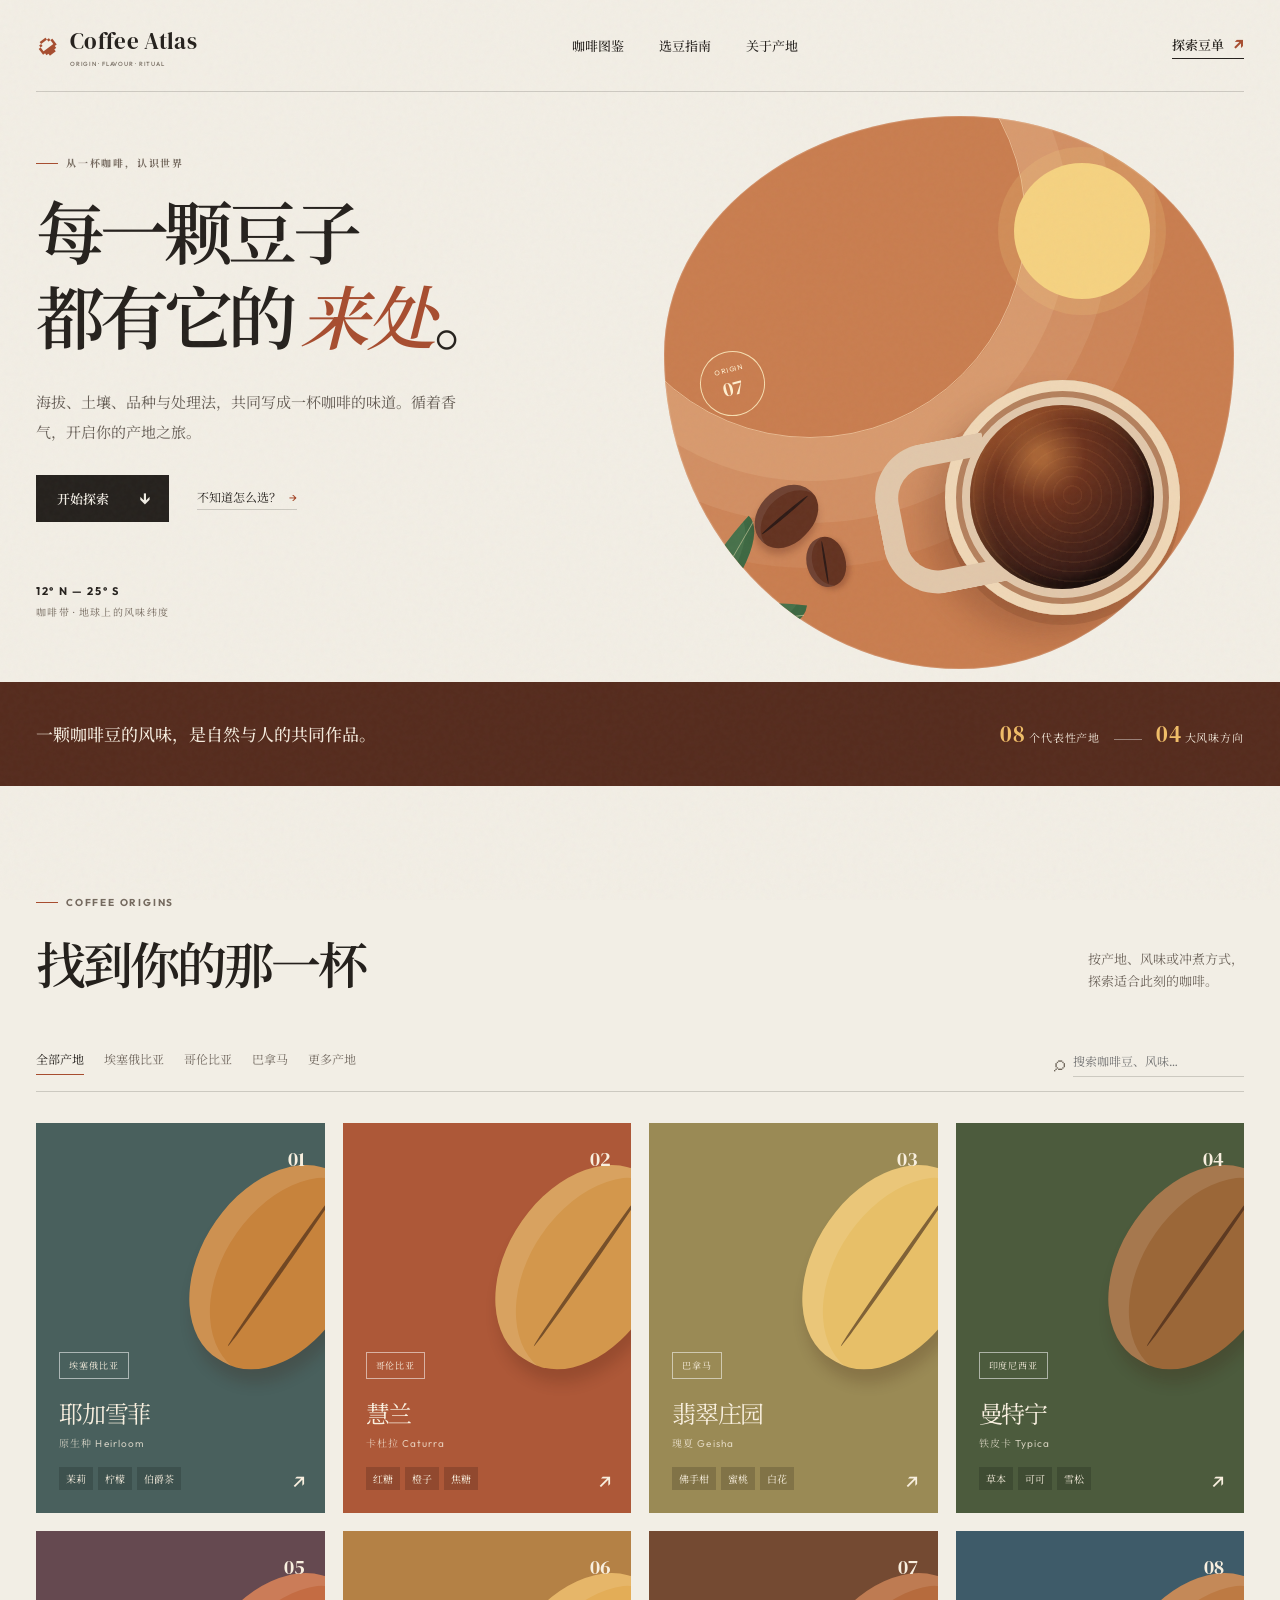
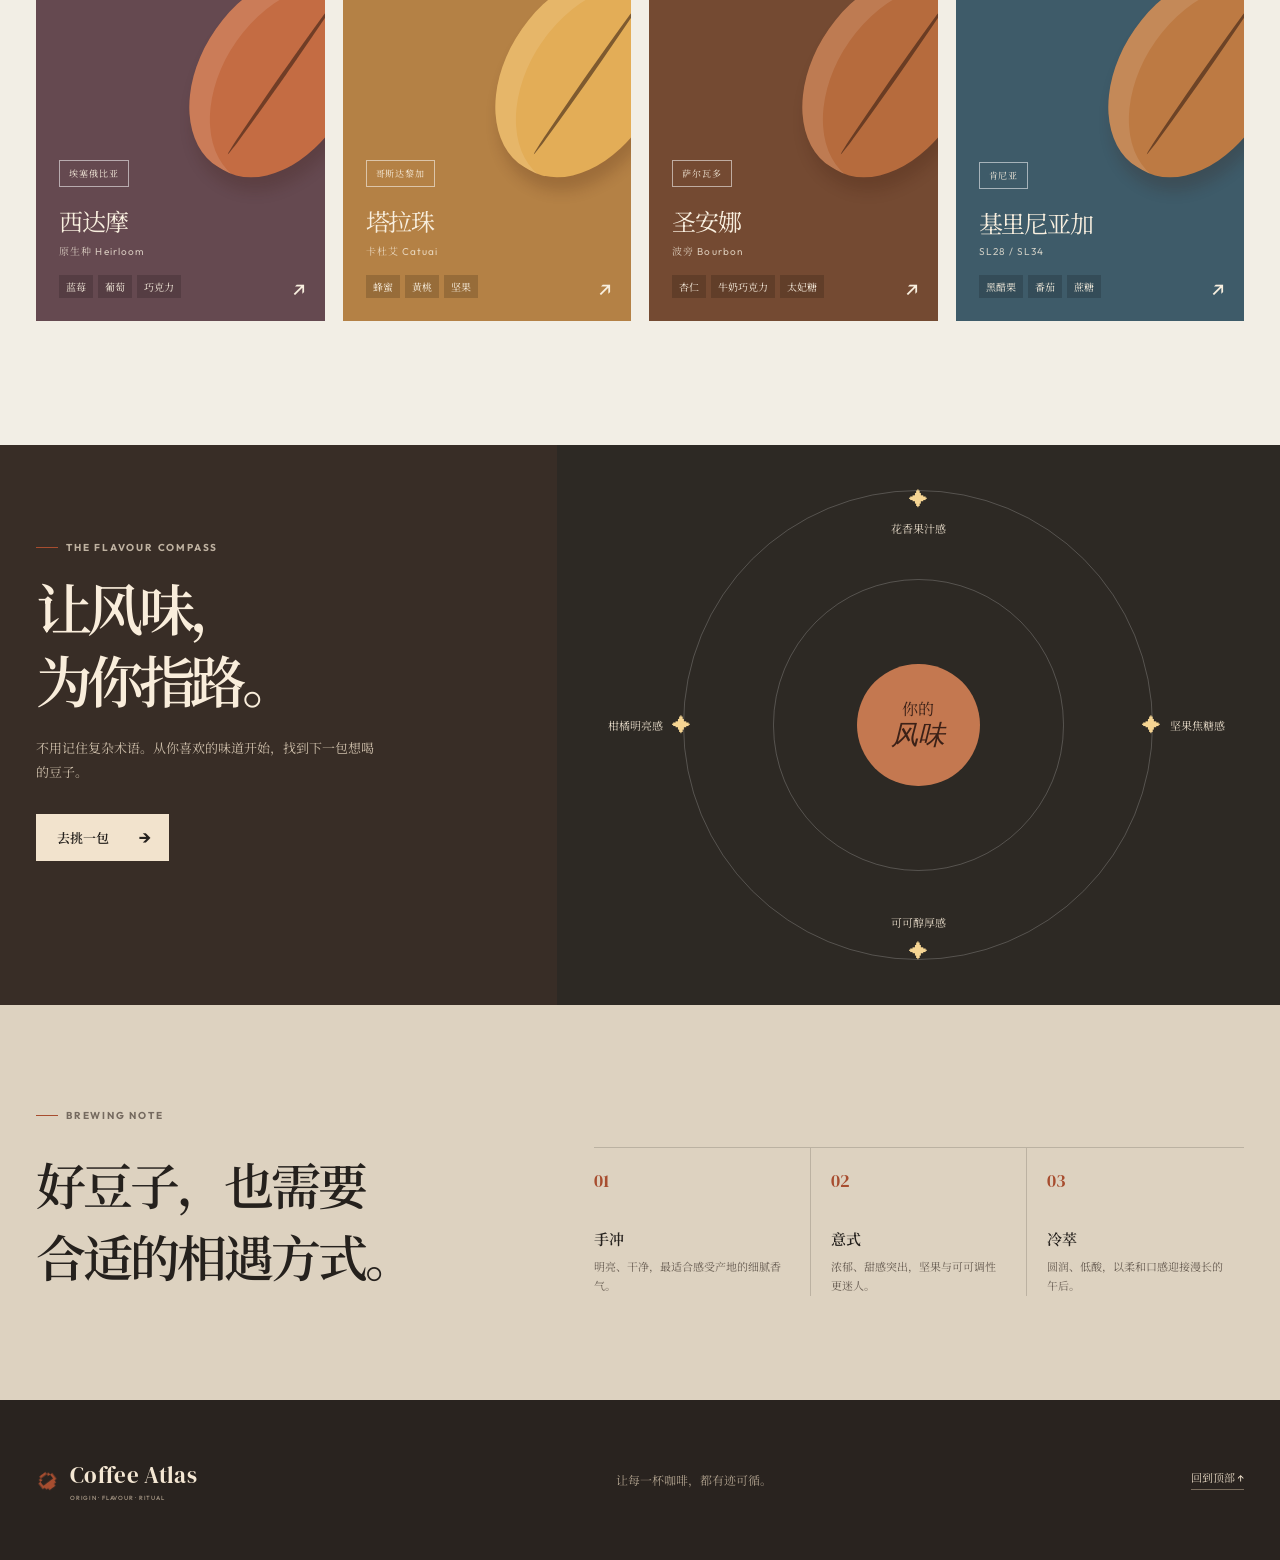
<file: g-p-6a5a769ccd8c819196ed29225105d1a2/index.html>
<!doctype html>
<html lang="zh-CN">
  <head>
    <meta charset="UTF-8" />
    <meta name="viewport" content="width=device-width, initial-scale=1.0" />
    <meta
      name="description"
      content="Coffee Atlas：探索来自世界各地的咖啡豆、风味与冲煮建议。"
    />
    <title>Coffee Atlas · 咖啡豆图鉴</title>
    <link rel="preconnect" href="https://fonts.googleapis.com" />
    <link rel="preconnect" href="https://fonts.gstatic.com" crossorigin />
    <link
      href="https://fonts.googleapis.com/css2?family=DM+Serif+Display:ital@0;1&family=Noto+Serif+SC:wght@400;500;600;700&family=Outfit:wght@400;500;600;700&display=swap"
      rel="stylesheet"
    />
    <link rel="stylesheet" href="styles.css" />
  </head>
  <body>
    <div class="page-grain" aria-hidden="true"></div>

    <header class="site-header">
      <a class="brand" href="#top" aria-label="Coffee Atlas 首页">
        <span class="brand-mark">◒</span>
        <span>Coffee Atlas</span>
        <small>ORIGIN · FLAVOUR · RITUAL</small>
      </a>
      <nav class="main-nav" aria-label="主导航">
        <a href="#beans">咖啡图鉴</a>
        <a href="#guide">选豆指南</a>
        <a href="#about">关于产地</a>
      </nav>
      <a class="header-action" href="#beans">探索豆单 <span>↗</span></a>
    </header>

    <main id="top">
      <section class="hero" aria-labelledby="hero-title">
        <div class="hero-copy">
          <p class="eyebrow"><span></span>从一杯咖啡，认识世界</p>
          <h1 id="hero-title">每一颗豆子<br />都有它的<span>来处</span>。</h1>
          <p class="hero-description">
            海拔、土壤、品种与处理法，共同写成一杯咖啡的味道。循着香气，开启你的产地之旅。
          </p>
          <div class="hero-actions">
            <a class="button button-dark" href="#beans">开始探索 <span>↓</span></a>
            <a class="text-link" href="#guide">不知道怎么选？<span>→</span></a>
          </div>
          <div class="hero-note">
            <strong>12° N — 25° S</strong>
            <span>咖啡带 · 地球上的风味纬度</span>
          </div>
        </div>

        <div class="hero-art" aria-label="一杯手冲咖啡与咖啡果插画">
          <div class="sun"></div>
          <div class="bean bean-one"></div>
          <div class="bean bean-two"></div>
          <div class="leaf leaf-one"></div>
          <div class="leaf leaf-two"></div>
          <div class="coffee-cup"><div class="coffee-surface"></div></div>
          <p class="art-label label-top">SEASONAL<br /><i>ORIGINS</i></p>
          <p class="art-label label-bottom">ROASTED<br />WITH CARE</p>
          <span class="origin-stamp">ORIGIN<br /><b>07</b></span>
        </div>
      </section>

      <section class="intro-strip" id="about" aria-label="咖啡产地介绍">
        <p>一颗咖啡豆的风味，是自然与人的共同作品。</p>
        <div><span>08</span> 个代表性产地 <i></i> <span>04</span> 大风味方向</div>
      </section>

      <section class="bean-section" id="beans" aria-labelledby="beans-title">
        <div class="section-heading" data-reveal>
          <div>
            <p class="eyebrow"><span></span>COFFEE ORIGINS</p>
            <h2 id="beans-title">找到你的那一杯</h2>
          </div>
          <p class="section-summary">按产地、风味或冲煮方式，<br />探索适合此刻的咖啡。</p>
        </div>

        <div class="toolbar" data-reveal>
          <div class="filters" aria-label="按国家筛选">
            <button class="filter active" data-country="all">全部产地</button>
            <button class="filter" data-country="埃塞俄比亚">埃塞俄比亚</button>
            <button class="filter" data-country="哥伦比亚">哥伦比亚</button>
            <button class="filter" data-country="巴拿马">巴拿马</button>
            <button class="filter" data-country="其他">更多产地</button>
          </div>
          <label class="search-box">
            <span aria-hidden="true">⌕</span>
            <input id="search" type="search" placeholder="搜索咖啡豆、风味…" aria-label="搜索咖啡豆" />
          </label>
        </div>

        <div class="bean-grid" id="bean-grid" aria-live="polite"></div>
        <p class="empty-state" id="empty-state" hidden>没有找到相符的咖啡豆，换个关键词试试。</p>
      </section>

      <section class="guide-section" id="guide" aria-labelledby="guide-title">
        <div class="guide-intro" data-reveal>
          <p class="eyebrow light"><span></span>THE FLAVOUR COMPASS</p>
          <h2 id="guide-title">让风味，<br />为你指路。</h2>
          <p>不用记住复杂术语。从你喜欢的味道开始，找到下一包想喝的豆子。</p>
          <a class="button button-light" href="#beans">去挑一包 <span>→</span></a>
        </div>
        <div class="flavour-compass" data-reveal>
          <div class="compass-circle outer"></div>
          <div class="compass-circle middle"></div>
          <div class="compass-center">你的<br /><em>风味</em></div>
          <button class="compass-point point-top" data-taste="茉莉">✦<span>花香果汁感</span></button>
          <button class="compass-point point-right" data-taste="坚果">✦<span>坚果焦糖感</span></button>
          <button class="compass-point point-bottom" data-taste="可可">✦<span>可可醇厚感</span></button>
          <button class="compass-point point-left" data-taste="橙子">✦<span>柑橘明亮感</span></button>
        </div>
      </section>

      <section class="brew-section" aria-labelledby="brew-title">
        <p class="eyebrow"><span></span>BREWING NOTE</p>
        <div class="brew-content" data-reveal>
          <h2 id="brew-title">好豆子，也需要<br />合适的相遇方式。</h2>
          <div class="brew-list">
            <article><span>01</span><h3>手冲</h3><p>明亮、干净，最适合感受产地的细腻香气。</p></article>
            <article><span>02</span><h3>意式</h3><p>浓郁、甜感突出，坚果与可可调性更迷人。</p></article>
            <article><span>03</span><h3>冷萃</h3><p>圆润、低酸，以柔和口感迎接漫长的午后。</p></article>
          </div>
        </div>
      </section>
    </main>

    <footer>
      <a class="brand footer-brand" href="#top"><span class="brand-mark">◒</span><span>Coffee Atlas</span><small>ORIGIN · FLAVOUR · RITUAL</small></a>
      <p>让每一杯咖啡，都有迹可循。</p>
      <a href="#top">回到顶部 ↑</a>
    </footer>

    <dialog class="bean-dialog" id="bean-dialog" aria-labelledby="dialog-title">
      <button class="close-dialog" aria-label="关闭详情">×</button>
      <div class="dialog-visual" id="dialog-visual"></div>
      <div class="dialog-copy">
        <p class="eyebrow"><span></span><span id="dialog-country"></span></p>
        <h2 id="dialog-title"></h2>
        <p id="dialog-description"></p>
        <dl id="dialog-details"></dl>
        <p class="dialog-tip" id="dialog-tip"></p>
      </div>
    </dialog>

    <script src="script.js"></script>
  </body>
</html>
</file>
<file: g-p-6a5a769ccd8c819196ed29225105d1a2/styles.css>
:root {
  --ink: #25211d;
  --paper: #f2eee5;
  --cream: #e5ddcd;
  --brown: #552b1d;
  --rust: #a74d2f;
  --gold: #d39947;
  --line: rgba(37, 33, 29, 0.18);
}

* { box-sizing: border-box; }
html { scroll-behavior: smooth; }
body { margin: 0; color: var(--ink); background: var(--paper); font-family: "Outfit", "Noto Serif SC", sans-serif; }
button, input { font: inherit; }
button { cursor: pointer; }
a { color: inherit; text-decoration: none; }

.page-grain { pointer-events: none; position: fixed; z-index: 10; inset: 0; opacity: .25; background-image: url("data:image/svg+xml,%3Csvg viewBox='0 0 220 220' xmlns='http://www.w3.org/2000/svg'%3E%3Cfilter id='n'%3E%3CfeTurbulence type='fractalNoise' baseFrequency='.8' numOctaves='4' stitchTiles='stitch'/%3E%3C/filter%3E%3Crect width='100%25' height='100%25' filter='url(%23n)' opacity='.13'/%3E%3C/svg%3E"); }
.site-header { width: min(1280px, calc(100% - 72px)); height: 92px; margin: auto; display: flex; align-items: center; justify-content: space-between; border-bottom: 1px solid var(--line); }
.brand { display: inline-grid; grid-template-columns: 27px auto; align-items: center; column-gap: 7px; font-family: "DM Serif Display", "Noto Serif SC", serif; font-size: 23px; font-weight: 400; letter-spacing: .015em; }
.brand-mark { grid-row: span 2; font-family: Georgia, serif; font-size: 39px; transform: rotate(-37deg); color: var(--rust); line-height: .7; }
.brand small { display: block; font: 500 6px/1 "Outfit", sans-serif; letter-spacing: .13em; color: #776d62; margin-top: 4px; }
.main-nav { display: flex; gap: 35px; font-size: 13px; font-weight: 500; }
.main-nav a { transition: color .2s; }
.main-nav a:hover, footer > a:last-child:hover { color: var(--rust); }
.header-action { font-size: 13px; font-weight: 600; border-bottom: 1px solid var(--ink); padding-bottom: 4px; }
.header-action span { color: var(--rust); margin-left: 6px; font-size: 17px; }

.hero { width: min(1280px, calc(100% - 72px)); min-height: 590px; margin: auto; display: grid; grid-template-columns: .95fr 1.05fr; align-items: center; gap: 7%; }
.eyebrow { margin: 0 0 17px; font-size: 10px; letter-spacing: .18em; font-weight: 700; color: #756a5f; }
.eyebrow > span:first-child { display: inline-block; width: 22px; height: 1px; vertical-align: middle; margin: -2px 8px 0 0; background: var(--rust); }
.hero h1, h2 { margin: 0; font-family: "Noto Serif SC", "DM Serif Display", serif; font-weight: 600; }
.hero h1 { max-width: 540px; font-size: clamp(48px, 5.4vw, 76px); letter-spacing: -.07em; line-height: 1.23; }
.hero h1 span { color: var(--rust); font-style: italic; font-family: "DM Serif Display", "Noto Serif SC", serif; padding-left: 7px; letter-spacing: -.03em; }
.hero-description { max-width: 430px; margin: 25px 0 28px; font: 400 15px/2 "Noto Serif SC", serif; color: #645c54; }
.hero-actions { display: flex; align-items: center; gap: 28px; }
.button { display: inline-flex; gap: 30px; align-items: center; padding: 14px 18px 14px 21px; font-size: 13px; font-weight: 600; transition: transform .2s; }
.button:hover { transform: translateY(-3px); }
.button span { font-size: 18px; line-height: 1; }
.button-dark { background: var(--ink); color: var(--paper); }
.text-link { font-size: 12px; border-bottom: 1px solid var(--line); padding-bottom: 4px; }
.text-link span { margin-left: 8px; color: var(--rust); }
.hero-note { display: flex; flex-direction: column; margin-top: 62px; font-size: 10px; letter-spacing: .13em; color: #756a5f; }
.hero-note strong { font-size: 11px; color: var(--ink); letter-spacing: .15em; margin-bottom: 6px; }

.hero-art { position: relative; width: min(100%, 570px); aspect-ratio: 1.03; margin: 12px auto 0; overflow: hidden; background: #c97d4f; border-radius: 52% 48% 48% 52% / 43% 43% 57% 57%; box-shadow: inset 0 0 0 1px rgba(255,255,255,.14); animation: art-arrive 1.05s cubic-bezier(.18,.86,.3,1) both; }
.hero-art::before { content: ""; position: absolute; width: 430px; height: 430px; top: -110px; left: -70px; border: 1px solid rgba(255, 232, 196, .55); border-radius: 50%; box-shadow: 0 0 0 43px rgba(255, 230, 190, .12), 0 0 0 85px rgba(255, 230, 190, .10), 0 0 0 130px rgba(255, 230, 190, .08); animation: orbit-breathe 8s ease-in-out infinite; }
.sun { position: absolute; top: 47px; right: 84px; width: 136px; aspect-ratio: 1; border-radius: 50%; background: #f5d281; box-shadow: 0 0 0 16px rgba(245,210,129,.18); animation: sun-glow 4.8s ease-in-out infinite; }
.coffee-cup { position: absolute; z-index: 3; width: 235px; height: 235px; right: 54px; bottom: 54px; border-radius: 50%; background: #e1c7aa; box-shadow: 0 10px 0 rgba(111,54,30,.22), -18px 20px 30px rgba(73,34,22,.22), inset 0 0 0 11px #efd7b6, inset 0 0 0 17px #b4815d; animation: cup-float 6s ease-in-out infinite; }
.coffee-cup::before { content: ""; position: absolute; z-index: -1; width: 95px; height: 105px; left: -66px; top: 62px; border: 23px solid #e1c7aa; border-right: 0; border-radius: 55px 0 0 55px; transform: rotate(-11deg); }
.coffee-surface { width: 184px; height: 184px; margin: 25px; border-radius: 50%; background: radial-gradient(circle at 38% 28%, #a86435 0 4%, #6c321d 26%, #3a1c16 66%, #1e1716 100%); box-shadow: inset 10px 8px 15px rgba(255,154,73,.26), inset -8px -9px 12px rgba(0,0,0,.55); }
.coffee-surface::after { content: ""; display: block; width: 100%; height: 100%; border-radius: inherit; background: repeating-radial-gradient(ellipse at 55% 47%, transparent 0 8px, rgba(229,154,85,.08) 9px 10px); transform: rotate(20deg); }
.bean { position: absolute; z-index: 3; width: 54px; height: 70px; border-radius: 54% 46% 50% 50%; background: #633220; box-shadow: inset 8px 0 rgba(255,255,255,.08), 4px 5px 7px rgba(77,27,18,.27); }
.bean::after { content: ""; position: absolute; left: 24px; top: 5px; height: 60px; width: 3px; border-radius: 50%; background: #2e1a16; transform: rotate(8deg); }
.bean-one { left: 95px; bottom: 118px; transform: rotate(42deg); animation: bean-drift-one 5.3s ease-in-out infinite; }.bean-two { left: 135px; bottom: 72px; transform: rotate(-17deg) scale(.72); animation: bean-drift-two 4.6s ease-in-out .4s infinite; }
.leaf { position: absolute; z-index: 2; width: 156px; height: 55px; border-radius: 100% 0 100% 0; background: #47714a; transform-origin: left center; box-shadow: inset -9px -8px rgba(24,71,37,.2); }
.leaf::before { content: ""; position: absolute; width: 100%; top: 27px; border-top: 1px solid rgba(237,228,179,.55); transform: rotate(-13deg); }
.leaf-one { left: -15px; bottom: 25px; transform: rotate(6deg); animation: leaf-sway-one 5s ease-in-out infinite; }.leaf-two { left: 20px; bottom: 26px; transform: rotate(-47deg) scale(.75); animation: leaf-sway-two 4.4s ease-in-out .2s infinite; }
.art-label { position: absolute; z-index: 5; margin: 0; font-size: 9px; line-height: 1.35; letter-spacing: .17em; color: #fff2d3; }.art-label i { font-family: Georgia, serif; font-size: 15px; letter-spacing: 0; }.label-top { top: 30px; left: 42px; }.label-bottom { right: 25px; bottom: 28px; text-align: right; }.origin-stamp { position: absolute; z-index: 5; left: 36px; top: 235px; display: grid; place-content: center; width: 65px; aspect-ratio: 1; border-radius: 50%; border: 1px solid #f6deb0; color: #fff0d1; font-size: 7px; text-align: center; letter-spacing: .12em; transform: rotate(-15deg); }.origin-stamp b { font: 20px "DM Serif Display", serif; }

.intro-strip { min-height: 104px; padding: 24px max(36px, calc((100% - 1280px) / 2)); display: flex; align-items: center; justify-content: space-between; color: #f4ebdd; background: var(--brown); }.intro-strip p { margin: 0; font: 500 17px/1.6 "Noto Serif SC", serif; }.intro-strip div { font-size: 11px; letter-spacing: .08em; }.intro-strip span { font: 23px "DM Serif Display", serif; color: #f0bd67; }.intro-strip i { display: inline-block; width: 28px; border-top: 1px solid rgba(255,255,255,.4); vertical-align: middle; margin: 0 11px; }

.bean-section { padding: 110px max(36px, calc((100% - 1280px) / 2)) 124px; }.section-heading { display: flex; align-items: flex-end; justify-content: space-between; }.section-heading h2, .brew-section h2 { font-size: clamp(33px, 4vw, 50px); letter-spacing: -.06em; }.section-summary { margin: 0 0 5px; color: #6f665d; font: 13px/1.75 "Noto Serif SC", serif; }.toolbar { display: flex; justify-content: space-between; align-items: center; gap: 25px; margin: 49px 0 31px; padding-bottom: 14px; border-bottom: 1px solid var(--line); }.filters { display: flex; flex-wrap: wrap; gap: 20px; }.filter { border: 0; padding: 0 0 7px; color: #766d64; background: transparent; border-bottom: 1px solid transparent; font-size: 12px; }.filter:hover, .filter.active { color: var(--ink); border-color: var(--rust); }.search-box { display: flex; align-items: center; gap: 8px; width: 190px; color: #6e655a; font-size: 22px; }.search-box input { width: 100%; padding: 7px 0; border: 0; border-bottom: 1px solid var(--line); border-radius: 0; outline: none; color: var(--ink); background: transparent; font-size: 12px; }.search-box input:focus { border-color: var(--rust); }
.bean-grid { display: grid; grid-template-columns: repeat(4, 1fr); gap: 18px; }.bean-card { position: relative; min-height: 390px; overflow: hidden; display: flex; flex-direction: column; justify-content: flex-end; padding: 23px; border: 0; text-align: left; color: #f8efdf; background: var(--card-bg, #7f4329); transition: transform .3s ease, box-shadow .3s ease, opacity .6s ease; }.bean-card:hover { transform: translateY(-7px); box-shadow: 0 16px 24px rgba(56,33,20,.18); }.bean-card::before { content: ""; position: absolute; right: -28px; top: 33px; width: 152px; height: 220px; border-radius: 54% 46% 50% 50%; background: var(--bean-color, #d49b55); transform: rotate(31deg); box-shadow: inset 24px 0 rgba(255,255,255,.11), 10px 10px 14px rgba(53,22,12,.18); transition: transform .45s cubic-bezier(.2,.8,.2,1); }.bean-card:hover::before { transform: rotate(23deg) translate(-7px, -7px) scale(1.05); }.bean-card::after { content: ""; position: absolute; right: 39px; top: 45px; width: 4px; height: 196px; border-radius: 50%; background: rgba(44,22,15,.55); transform: rotate(35deg); transition: transform .45s cubic-bezier(.2,.8,.2,1); }.bean-card:hover::after { transform: rotate(27deg) translate(-8px, -4px); }.bean-card > * { position: relative; z-index: 1; }.bean-card .country { align-self: flex-start; padding: 6px 9px; border: 1px solid rgba(255,255,255,.54); font-size: 9px; letter-spacing: .1em; }.bean-card .card-index { position: absolute; top: 22px; right: 20px; font: 20px "DM Serif Display", serif; }.bean-card h3 { margin: 20px 0 7px; font: 400 24px/1.2 "Noto Serif SC", serif; letter-spacing: -.05em; }.bean-card .variety { margin: 0; opacity: .76; font-size: 10px; letter-spacing: .11em; }.flavour-tags { display: flex; gap: 5px; flex-wrap: wrap; margin-top: 17px; }.flavour-tags span { padding: 4px 7px; background: rgba(0,0,0,.16); font-size: 10px; }.card-arrow { position: absolute; right: 19px; bottom: 19px; font-size: 21px; transition: transform .25s ease; }.bean-card:hover .card-arrow { transform: translate(3px, -3px); }.empty-state { padding: 50px 0; text-align: center; color: #756a5f; }

.guide-section { min-height: 560px; display: grid; grid-template-columns: .87fr 1.13fr; color: #f9eddb; background: #2d2924; }.guide-intro { padding: 96px max(36px, calc((100vw - 1280px) / 2)); padding-right: 10%; background: #382d26; }.eyebrow.light { color: #bfb2a1; }.guide-section h2 { font-size: clamp(39px, 4.4vw, 58px); line-height: 1.27; letter-spacing: -.08em; }.guide-intro > p:not(.eyebrow) { max-width: 340px; margin: 22px 0 30px; color: #cbbca8; font: 13px/1.85 "Noto Serif SC", serif; }.button-light { color: var(--ink); background: #f2e3cd; }.flavour-compass { position: relative; width: min(470px, 85%); aspect-ratio: 1; align-self: center; justify-self: center; }.compass-circle { position: absolute; border: 1px solid rgba(255,255,255,.2); border-radius: 50%; }.outer { inset: 0; animation: compass-turn 26s linear infinite; }.middle { inset: 19%; animation: compass-turn 19s linear infinite reverse; }.compass-center { position: absolute; inset: 37%; display: grid; place-content: center; border-radius: 50%; text-align: center; background: #c47850; color: #3c2117; font: 16px/1.15 "Noto Serif SC", serif; animation: compass-heart 3.8s ease-in-out infinite; }.compass-center em { font-family: "DM Serif Display", serif; font-size: 27px; }.compass-point { position: absolute; display: flex; align-items: center; gap: 9px; padding: 0; border: 0; background: none; color: #f6d593; font-size: 19px; transition: transform .25s ease, color .25s ease; }.compass-point span { color: #e4d8c6; font: 11px "Noto Serif SC", serif; white-space: nowrap; }.point-top { top: -3px; left: 50%; transform: translateX(-50%); flex-direction: column; }.point-right { right: -72px; top: 50%; transform: translateY(-50%); }.point-bottom { bottom: -3px; left: 50%; transform: translateX(-50%); flex-direction: column-reverse; }.point-left { left: -75px; top: 50%; transform: translateY(-50%); flex-direction: row-reverse; }.point-top:hover { transform: translateX(-50%) scale(1.08); }.point-right:hover { transform: translateY(-50%) scale(1.08); }.point-bottom:hover { transform: translateX(-50%) scale(1.08); }.point-left:hover { transform: translateY(-50%) scale(1.08); }.compass-point:hover { color: #fff1c7; }

.brew-section { padding: 104px max(36px, calc((100% - 1280px) / 2)); background: #ddd2c0; }.brew-content { display: flex; justify-content: space-between; gap: 60px; margin-top: 25px; }.brew-list { display: grid; grid-template-columns: repeat(3, 1fr); flex: 1; max-width: 650px; border-top: 1px solid var(--line); }.brew-list article { padding: 20px 20px 0; border-right: 1px solid var(--line); }.brew-list article:first-child { padding-left: 0; }.brew-list article:last-child { border: 0; }.brew-list span { color: var(--rust); font: 18px "DM Serif Display", serif; }.brew-list h3 { margin: 35px 0 8px; font: 600 15px "Noto Serif SC", serif; }.brew-list p { margin: 0; color: #695e53; font: 11px/1.75 "Noto Serif SC", serif; }
footer { min-height: 160px; padding: 35px max(36px, calc((100% - 1280px) / 2)); display: flex; align-items: center; justify-content: space-between; background: #29231f; color: #e7d9c4; }.footer-brand { color: #f4e7d3; }.footer-brand small { color: #a89987; } footer p { font: 12px "Noto Serif SC", serif; color: #ab9d8a; } footer > a:last-child { font-size: 11px; border-bottom: 1px solid #796c5c; padding-bottom: 4px; transition: color .2s; }

.bean-dialog { width: min(720px, calc(100% - 34px)); padding: 0; border: 0; color: var(--ink); background: var(--paper); box-shadow: 0 25px 80px rgba(0,0,0,.42); }.bean-dialog::backdrop { background: rgba(24,18,15,.68); backdrop-filter: blur(3px); }.bean-dialog[open] { display: grid; grid-template-columns: .68fr 1fr; animation: dialog-in .32s cubic-bezier(.2,.8,.2,1); }.close-dialog { position: absolute; z-index: 5; right: 13px; top: 10px; border: 0; color: var(--ink); background: #f4e9d7; width: 29px; height: 29px; border-radius: 50%; font-size: 23px; line-height: 20px; transition: transform .2s ease, background .2s ease; }.close-dialog:hover { transform: rotate(90deg); background: #fff7eb; }.dialog-visual { min-height: 435px; position: relative; overflow: hidden; background: var(--rust); }.dialog-visual::before { content: ""; position: absolute; width: 175px; height: 275px; right: 55px; top: 76px; border-radius: 54% 46% 50% 50%; background: var(--dialog-bean, #d49b55); transform: rotate(31deg); box-shadow: inset 25px 0 rgba(255,255,255,.11); animation: dialog-bean-float 4s ease-in-out infinite; }.dialog-visual::after { content: ""; position: absolute; width: 4px; height: 243px; right: 115px; top: 89px; border-radius: 50%; transform: rotate(35deg); background: rgba(44,22,15,.55); animation: dialog-bean-line 4s ease-in-out infinite; }.dialog-copy { padding: 51px 40px 34px; }.dialog-copy h2 { font-size: 34px; letter-spacing: -.06em; }.dialog-copy > p:not(.eyebrow, .dialog-tip) { color: #675d53; font: 13px/1.8 "Noto Serif SC", serif; }.dialog-copy dl { display: grid; grid-template-columns: 72px 1fr; margin: 24px 0; border-top: 1px solid var(--line); }.dialog-copy dt, .dialog-copy dd { margin: 0; padding: 9px 0; border-bottom: 1px solid var(--line); font-size: 11px; }.dialog-copy dt { color: #83776a; }.dialog-copy dd { font-weight: 600; }.dialog-tip { margin: 0; padding: 11px 13px; color: #69412e; background: #e7d8c4; font: 11px/1.6 "Noto Serif SC", serif; } @keyframes dialog-in { from { opacity: 0; transform: translateY(18px) scale(.98); } to { opacity: 1; transform: translateY(0) scale(1); } }

.hero-copy .eyebrow, .hero-copy h1, .hero-description, .hero-actions, .hero-note { opacity: 0; animation: copy-rise .7s cubic-bezier(.2,.8,.2,1) forwards; }.hero-copy .eyebrow { animation-delay: .08s; }.hero-copy h1 { animation-delay: .17s; }.hero-description { animation-delay: .29s; }.hero-actions { animation-delay: .39s; }.hero-note { animation-delay: .5s; }
[data-reveal], .reveal-card { opacity: 0; transform: translateY(26px); transition: opacity .7s cubic-bezier(.2,.75,.2,1), transform .7s cubic-bezier(.2,.75,.2,1); transition-delay: var(--reveal-delay, 0ms); }.is-visible { opacity: 1; transform: translateY(0); }.bean-card.reveal-card.is-visible:hover { transform: translateY(-7px); }
@keyframes copy-rise { from { opacity: 0; transform: translateY(22px); } to { opacity: 1; transform: translateY(0); } }
@keyframes art-arrive { from { opacity: 0; transform: translateY(28px) rotate(2deg) scale(.96); } to { opacity: 1; transform: translateY(0) rotate(0) scale(1); } }
@keyframes orbit-breathe { 50% { transform: scale(1.07) rotate(10deg); opacity: .75; } }
@keyframes sun-glow { 50% { transform: scale(1.08); box-shadow: 0 0 0 27px rgba(245,210,129,.1); } }
@keyframes cup-float { 50% { transform: translateY(-9px) rotate(-1deg); } }
@keyframes bean-drift-one { 50% { transform: translate(8px, -10px) rotate(52deg); } }
@keyframes bean-drift-two { 50% { transform: translate(-6px, -7px) rotate(-9deg) scale(.72); } }
@keyframes leaf-sway-one { 50% { transform: rotate(12deg) translateX(5px); } }
@keyframes leaf-sway-two { 50% { transform: rotate(-41deg) translateX(4px) scale(.75); } }
@keyframes compass-turn { to { transform: rotate(360deg); } }
@keyframes compass-heart { 50% { transform: scale(1.06); box-shadow: 0 0 0 12px rgba(196,120,80,.13); } }
@keyframes dialog-bean-float { 50% { transform: translateY(-8px) rotate(27deg); } }
@keyframes dialog-bean-line { 50% { transform: translateY(-8px) rotate(31deg); } }
@media (prefers-reduced-motion: reduce) { *, *::before, *::after { scroll-behavior: auto !important; animation-duration: .01ms !important; animation-iteration-count: 1 !important; transition-duration: .01ms !important; } [data-reveal], .reveal-card { opacity: 1; transform: none; } }

@media (max-width: 850px) { .site-header, .hero { width: min(100% - 40px, 620px); }.site-header { height: 74px; }.main-nav { display: none; }.header-action { font-size: 11px; }.hero { grid-template-columns: 1fr; padding: 67px 0 62px; }.hero-copy { order: 2; }.hero-art { max-width: 500px; margin: 0 auto; }.hero h1 { font-size: clamp(43px, 11vw, 64px); }.hero-note { margin-top: 35px; }.intro-strip { padding: 24px 20px; flex-direction: column; align-items: flex-start; gap: 12px; }.bean-section { padding: 78px 20px; }.toolbar { align-items: flex-start; flex-direction: column; margin-top: 35px; }.search-box { width: 100%; }.bean-grid { grid-template-columns: repeat(2, 1fr); }.guide-section { grid-template-columns: 1fr; }.guide-intro { padding: 75px 20px; }.flavour-compass { margin: 83px 0; }.brew-section { padding: 72px 20px; }.brew-content { flex-direction: column; gap: 40px; }.brew-list { max-width: none; } footer { min-height: 190px; padding: 30px 20px; flex-direction: column; align-items: flex-start; gap: 20px; } }
@media (max-width: 480px) { .hero { width: calc(100% - 32px); padding-top: 42px; }.hero-art { width: 100%; }.hero h1 { font-size: 42px; }.hero-actions { gap: 18px; }.text-link { font-size: 11px; }.section-heading { display: block; }.section-summary { margin-top: 17px; }.filters { gap: 13px; }.bean-grid { gap: 10px; }.bean-card { min-height: 300px; padding: 15px; }.bean-card::before { width: 120px; height: 170px; right: -34px; top: 43px; }.bean-card::after { height: 150px; right: 20px; top: 51px; }.bean-card h3 { font-size: 19px; }.bean-card .country { font-size: 8px; }.bean-card .variety { font-size: 8px; }.flavour-tags { margin-top: 10px; }.flavour-tags span { padding: 3px 4px; font-size: 8px; }.guide-intro { padding-top: 64px; }.flavour-compass { width: 300px; margin: 72px auto; }.compass-point span { font-size: 9px; }.point-right { right: -45px; }.point-left { left: -47px; }.brew-list { grid-template-columns: 1fr; }.brew-list article, .brew-list article:first-child { min-height: 105px; padding: 15px 0 15px 58px; position: relative; border-right: 0; border-bottom: 1px solid var(--line); }.brew-list span { position: absolute; left: 0; top: 15px; }.brew-list h3 { margin: 0 0 6px; }.bean-dialog[open] { grid-template-columns: 1fr; }.dialog-visual { min-height: 175px; }.dialog-visual::before { width: 110px; height: 185px; right: 35%; top: 5px; }.dialog-visual::after { height: 162px; right: 49%; top: 14px; }.dialog-copy { padding: 28px 25px; } }
</file>
